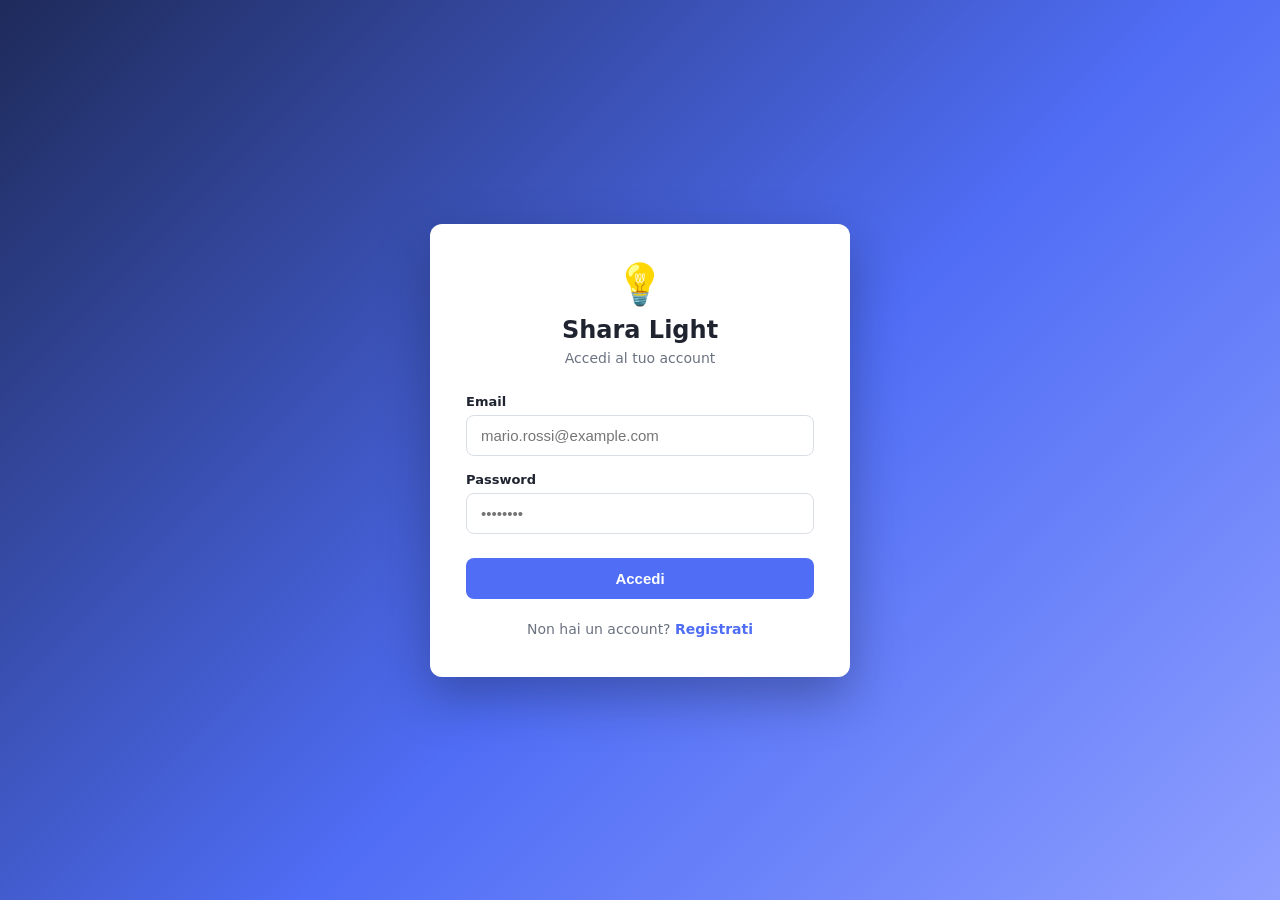
<file: index.html>
<!DOCTYPE html>
<html lang="it">
<head>
    <meta charset="UTF-8">
    <meta name="viewport" content="width=device-width, initial-scale=1.0">
    <title>Shara Light — Accedi</title>
    <link rel="stylesheet" href="css/style.css">
</head>
<body>
    <main class="card" aria-labelledby="title">
        <div class="card-header">
            <div class="logo">💡</div>
            <h1 id="title">Shara Light</h1>
            <p class="subtitle">Accedi al tuo account</p>
        </div>

        <div id="alert" class="alert alert-error hidden" role="alert"></div>

        <form id="login-form" novalidate>
            <div class="form-group">
                <label for="email">Email</label>
                <input type="email" id="email" name="email" placeholder="mario.rossi@example.com"
                       autocomplete="email" required>
            </div>

            <div class="form-group">
                <label for="password">Password</label>
                <input type="password" id="password" name="password" placeholder="••••••••"
                       autocomplete="current-password" required>
            </div>

            <button type="submit" id="submit-btn" class="btn btn-primary">Accedi</button>
        </form>

        <p class="form-footer">
            Non hai un account?
            <a href="register.html">Registrati</a>
        </p>
    </main>

    <script src="js/api.js"></script>
    <script src="js/login.js"></script>
</body>
</html>
</file>
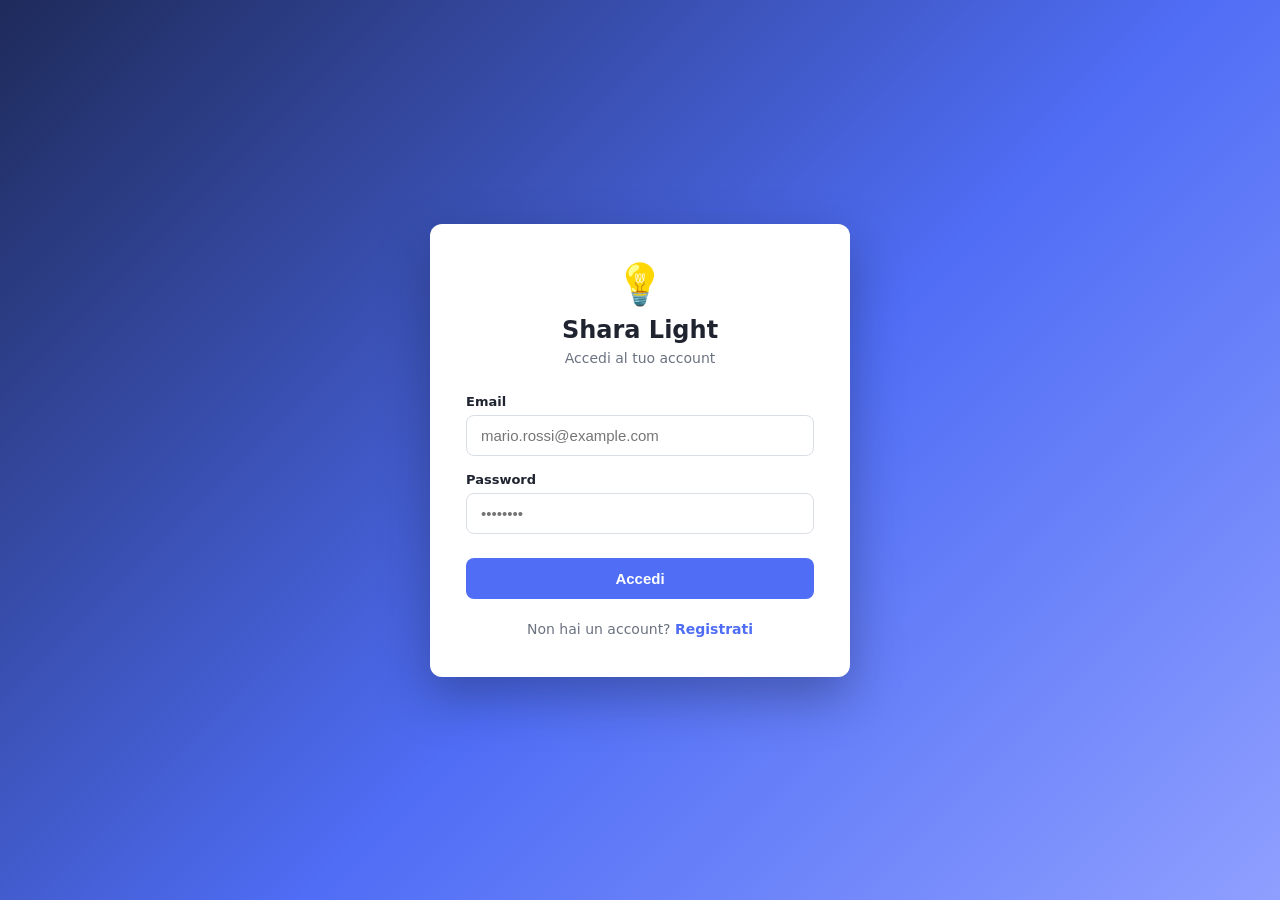
<file: home.html>
<!DOCTYPE html>
<html lang="it">
<head>
    <meta charset="UTF-8">
    <meta name="viewport" content="width=device-width, initial-scale=1.0">
    <title>Shara Light — Home</title>
    <link rel="stylesheet" href="css/style.css">
</head>
<body>
    <main class="app-shell" aria-labelledby="welcome">
        <header class="app-header">
            <div class="app-brand">
                <span class="logo">💡</span>
                <span>Shara Light</span>
            </div>
            <button type="button" id="logout-btn" class="btn btn-danger btn-sm">Logout</button>
        </header>

        <section class="app-content">
            <div class="welcome-box">
                <h1 id="welcome">Ciao 👋</h1>
                <p id="user-name" class="user-name">Caricamento…</p>
                <p id="user-email" class="user-email"></p>
            </div>

            <h2 class="section-title">Moduli</h2>
            <div class="modules-grid" id="modules-grid">
                <!-- moduli renderizzati da js/home.js -->
            </div>
        </section>
    </main>

    <script src="js/api.js"></script>
    <script src="js/home.js"></script>
</body>
</html>
</file>
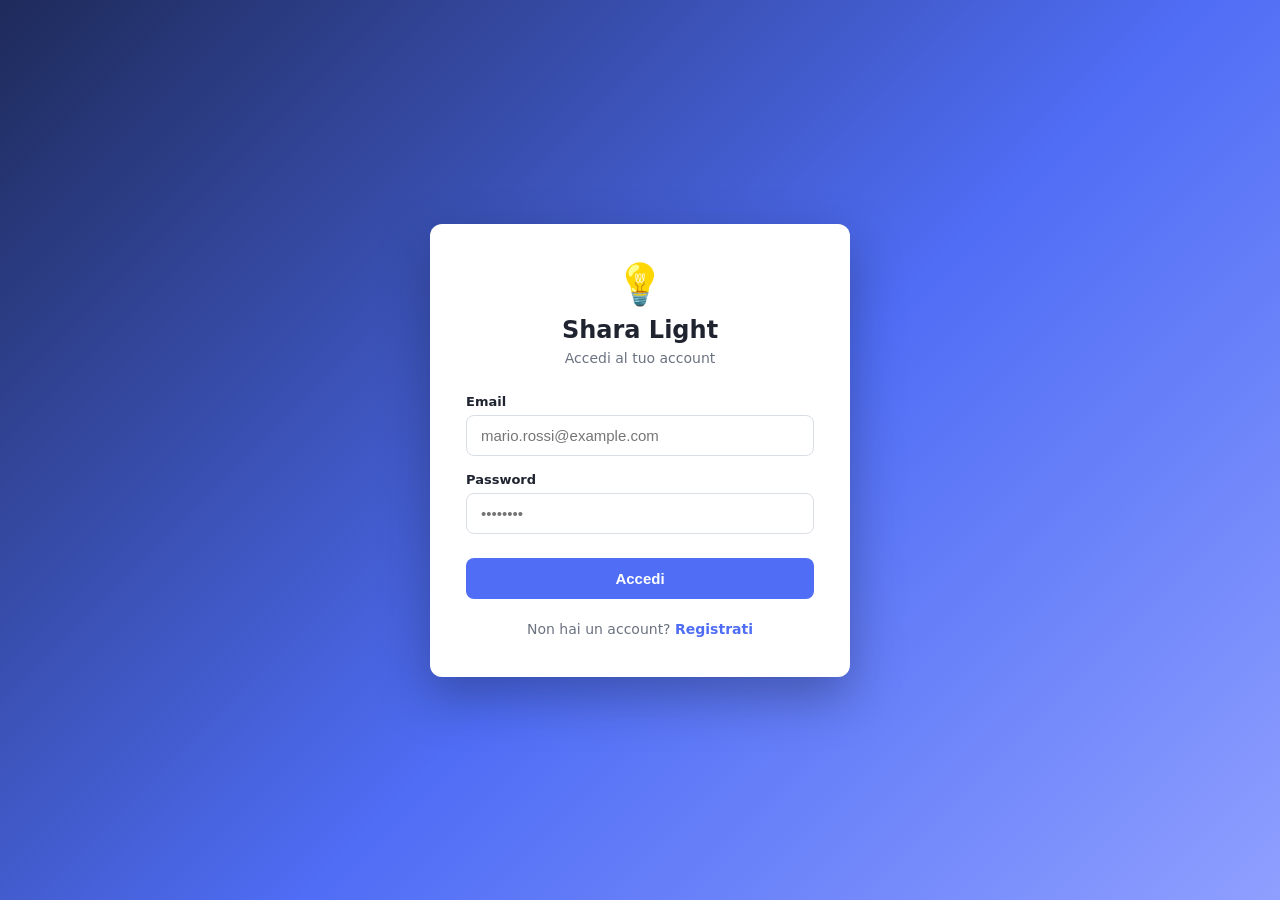
<file: order-new.html>
<!DOCTYPE html>
<html lang="it">
<head>
    <meta charset="UTF-8">
    <meta name="viewport" content="width=device-width, initial-scale=1.0">
    <title>Shara Light — Nuovo Ordine</title>
    <link rel="stylesheet" href="css/style.css">
</head>
<body>
    <main class="app-shell order-shell" aria-labelledby="page-title">
        <header class="app-header">
            <a href="orders.html" class="btn btn-ghost btn-icon" aria-label="Annulla e torna agli ordini">‹</a>
            <div class="app-brand">
                <span class="logo">🛒</span>
                <span id="page-title">Nuovo Ordine</span>
            </div>
            <span class="header-spacer"></span>
        </header>

        <section class="app-content">
            <div id="alert" class="alert alert-error hidden" role="alert"></div>

            <!-- Passo 1: consegna -->
            <section class="panel">
                <div class="panel-split">
                    <span class="step-badge">1</span>
                    <div>
                        <h2 class="panel-title">Dati di consegna</h2>
                        <p class="panel-sub">Ti consegniamo dove preferisci</p>
                    </div>
                </div>

                <div class="form-group">
                    <label for="order-address">Indirizzo <span class="req">*</span></label>
                    <div class="input-icon">
                        <span class="lead" aria-hidden="true">📍</span>
                        <input type="text" id="order-address" name="address"
                               placeholder="Via Roma 1, Milano" autocomplete="off"
                               autocapitalize="off" spellcheck="false" required>
                        <div id="address-suggest" class="addr-suggest" role="listbox" aria-label="Suggerimenti indirizzo" hidden></div>
                    </div>
                </div>

                <div class="form-group">
                    <label for="order-date">Data consegna <span class="req">*</span></label>
                    <div class="input-icon">
                        <span class="lead" aria-hidden="true">📅</span>
                        <input type="date" id="order-date" name="order_date" required>
                    </div>
                    <div class="quick-dates" id="quick-dates">
                        <button type="button" class="qd-chip" data-days="1">Domani</button>
                        <button type="button" class="qd-chip" data-days="3">Tra 3 giorni</button>
                        <button type="button" class="qd-chip" data-days="7">Tra 7 giorni</button>
                    </div>
                </div>
            </section>

            <!-- Passo 2: prodotti -->
            <section class="panel">
                <div class="panel-split">
                    <span class="step-badge">2</span>
                    <div>
                        <h2 class="panel-title">I tuoi prodotti</h2>
                        <p class="panel-sub">Scegli i prodotti e le quantità</p>
                    </div>
                </div>

                <div id="cart-list" class="cart-list"></div>

                <div id="cart-empty" class="cart-empty">
                    <p>Il carrello è vuoto</p>
                    <p class="cart-empty-hint">Aggiungi i prodotti che vuoi ordinare</p>
                </div>

                <button type="button" id="add-product-btn" class="btn btn-add">+ Aggiungi prodotto</button>
            </section>
        </section>

        <!-- Barra inferiore fissa (stile app) -->
        <footer class="bottom-bar">
            <div class="bottom-total">
                <span class="bottom-total-label">Totale</span>
                <strong id="order-total">0</strong>
                <span id="order-total-qnt" class="bottom-total-sub hidden"></span>
            </div>
            <button type="button" id="save-order-btn" class="btn btn-primary btn-lg">Salva Ordine</button>
        </footer>

        <!-- Bottom sheet: scelta prodotto + configurazione ingredienti -->
        <div class="sheet-backdrop" id="sheet-backdrop" hidden></div>
        <div class="sheet" id="product-sheet" role="dialog" aria-modal="true" aria-label="Scegli un prodotto" aria-hidden="true">
            <div class="sheet-handle"></div>

            <!-- Vista 1: elenco prodotti -->
            <div id="sheet-view-list">
                <h3 class="sheet-title">Scegli un prodotto</h3>
                <div class="sheet-list" id="product-sheet-list"></div>
            </div>

            <!-- Vista 2: configurazione ingredienti del prodotto scelto -->
            <div id="sheet-view-config" hidden>
                <div class="sheet-config-head">
                    <button type="button" class="btn btn-ghost btn-icon" id="sheet-back-btn" aria-label="Torna alla lista">‹</button>
                    <h3 class="sheet-title" id="sheet-config-title">Prodotto</h3>
                </div>

                <div class="sheet-config-body">
                    <div class="sheet-qnt-row">
                        <span class="sheet-qnt-label">Quantità</span>
                        <div class="stepper">
                            <button type="button" class="step-btn step-minus" id="sheet-qnt-minus" aria-label="Diminuisci">−</button>
                            <input type="text" class="step-value" id="sheet-qnt-input" inputmode="decimal" value="1" aria-label="Quantità">
                            <button type="button" class="step-btn step-plus" id="sheet-qnt-plus" aria-label="Aumenta">+</button>
                        </div>
                    </div>

                    <p class="sheet-price-line" id="sheet-price-line" hidden></p>

                    <p class="sheet-config-hint">Scegli una materia prima per ogni categoria</p>
                    <div class="ing-list" id="sheet-ing-list"></div>
                </div>

                <div class="sheet-config-foot">
                    <button type="button" id="sheet-add-btn" class="btn btn-primary btn-lg">+ Aggiungi al carrello</button>
                </div>
            </div>
        </div>
    </main>

    <script src="js/api.js"></script>
    <script src="js/order-new.js"></script>
</body>
</html>
</file>
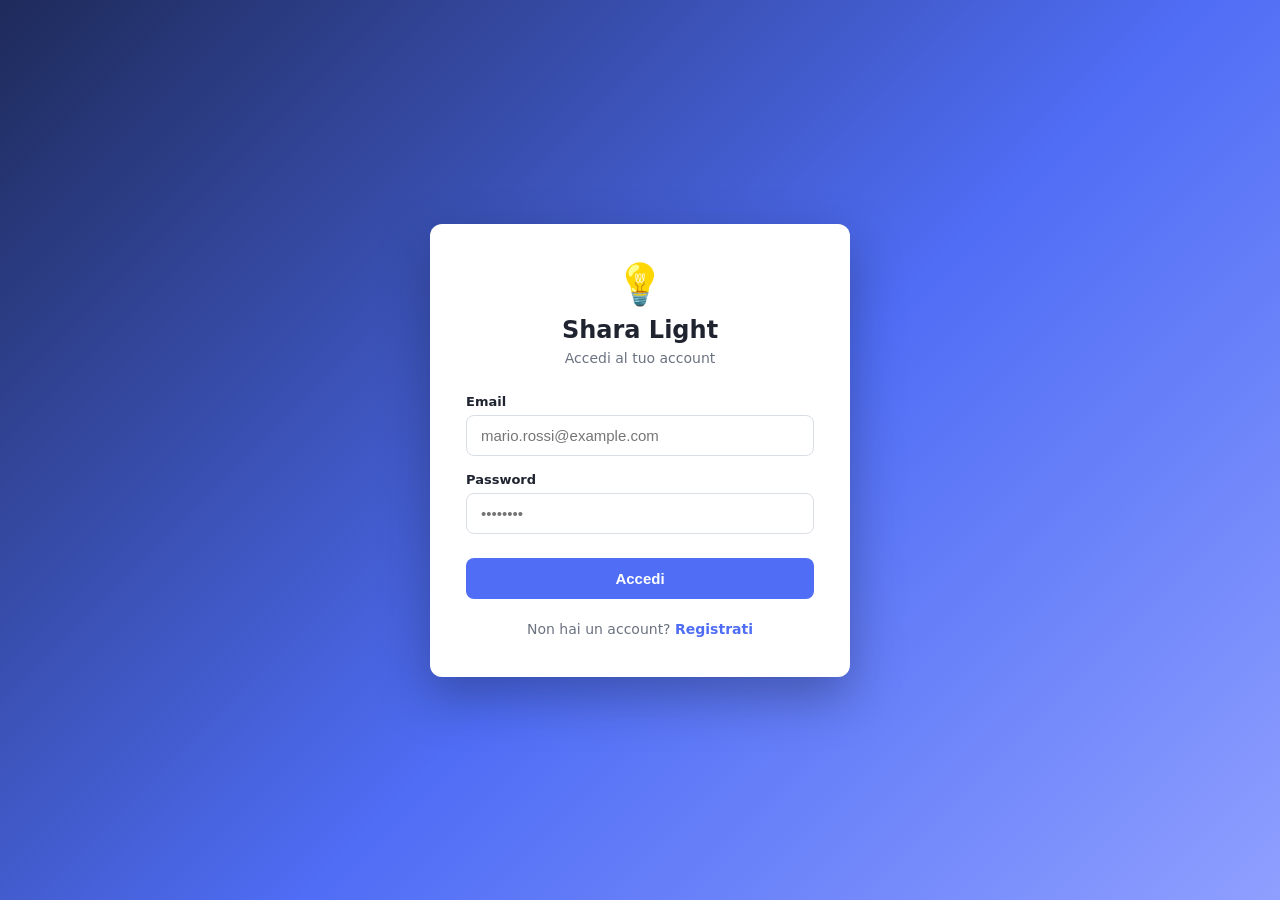
<file: orders.html>
<!DOCTYPE html>
<html lang="it">
<head>
    <meta charset="UTF-8">
    <meta name="viewport" content="width=device-width, initial-scale=1.0">
    <title>Shara Light — Ordini</title>
    <link rel="stylesheet" href="css/style.css">
</head>
<body>
    <main class="app-shell" aria-labelledby="page-title">
        <header class="app-header">
            <a href="home.html" class="btn btn-ghost btn-icon" aria-label="Torna alla home">‹</a>
            <div class="app-brand">
                <span class="logo">📦</span>
                <span id="page-title">Ordini</span>
            </div>
            <button type="button" id="logout-btn" class="btn btn-danger btn-sm">Logout</button>
        </header>

        <section class="app-content">
            <div id="alert" class="alert alert-error hidden" role="alert"></div>

            <div class="list-header">
                <div>
                    <h2 class="list-title">I tuoi ordini</h2>
                    <p id="orders-count" class="list-subtitle"></p>
                </div>
                <button type="button" id="new-order-btn" class="btn btn-primary btn-lg">+ Nuovo Ordine</button>
            </div>

            <div id="orders-loading" class="loading-box">Caricamento ordini…</div>
            <div id="orders-empty" class="empty-box hidden">Nessun ordine inserito.</div>
            <div id="orders-list" class="orders-list"></div>
        </section>
    </main>

    <script src="js/api.js"></script>
    <script src="js/orders.js"></script>
</body>
</html>
</file>
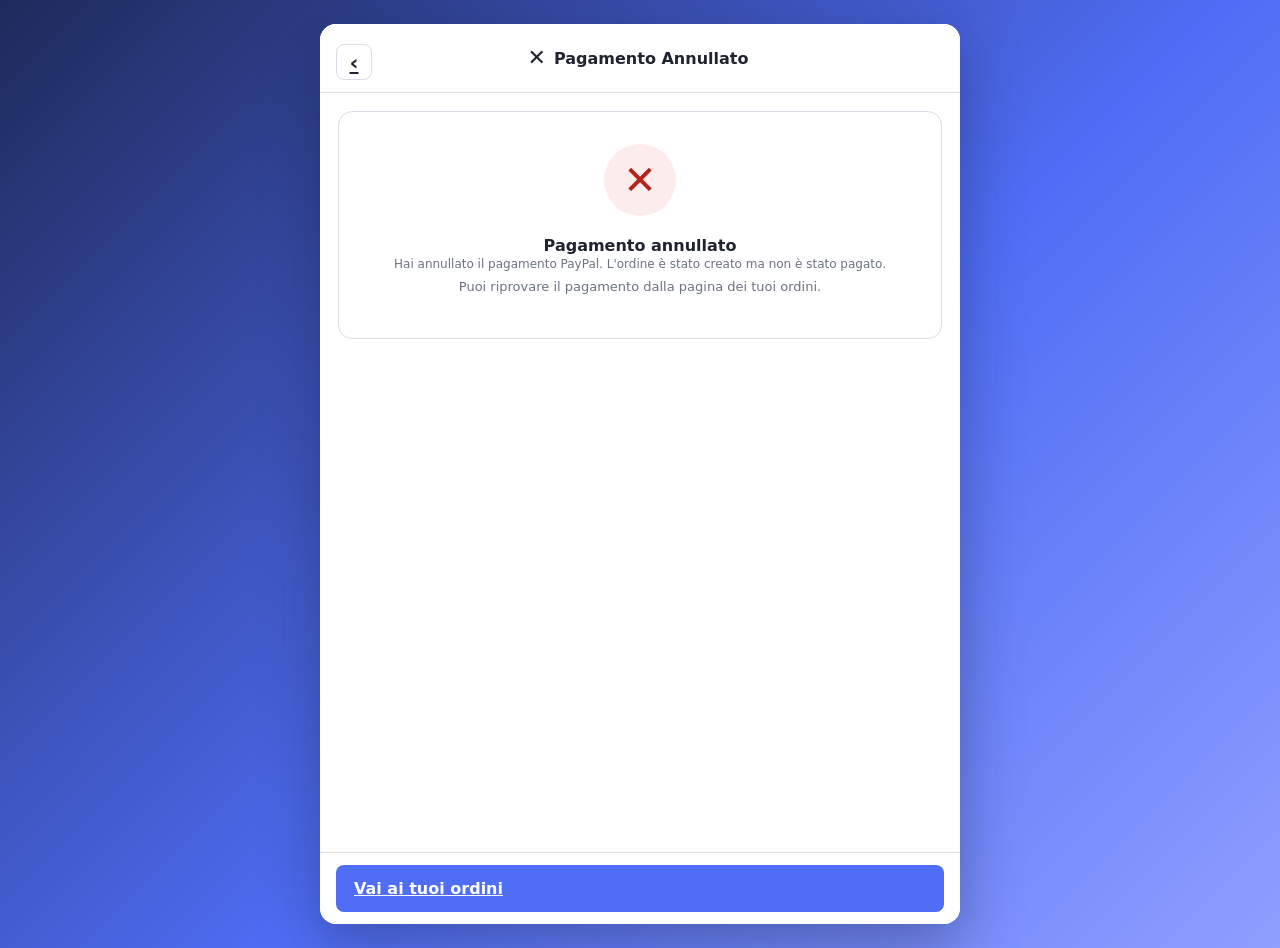
<file: payment-cancel.html>
<!DOCTYPE html>
<html lang="it">
<head>
    <meta charset="UTF-8">
    <meta name="viewport" content="width=device-width, initial-scale=1.0">
    <title>Shara Light — Pagamento Annullato</title>
    <link rel="stylesheet" href="css/style.css">
</head>
<body>
    <main class="app-shell" aria-labelledby="page-title">
        <header class="app-header">
            <a href="orders.html" class="btn btn-ghost btn-icon" aria-label="Torna agli ordini">‹</a>
            <div class="app-brand">
                <span class="logo">✕</span>
                <span id="page-title">Pagamento Annullato</span>
            </div>
            <span class="header-spacer"></span>
        </header>

        <section class="app-content">
            <div class="panel panel-center">
                <div class="cancel-icon">✕</div>
                <h2 class="panel-title">Pagamento annullato</h2>
                <p class="panel-sub">Hai annullato il pagamento PayPal. L'ordine è stato creato ma non è stato pagato.</p>
                <p class="panel-hint">Puoi riprovare il pagamento dalla pagina dei tuoi ordini.</p>
            </div>
        </section>

        <footer class="bottom-bar">
            <a href="orders.html" class="btn btn-primary btn-lg">Vai ai tuoi ordini</a>
        </footer>
    </main>

    <script src="js/api.js"></script>
</body>
</html>
</file>
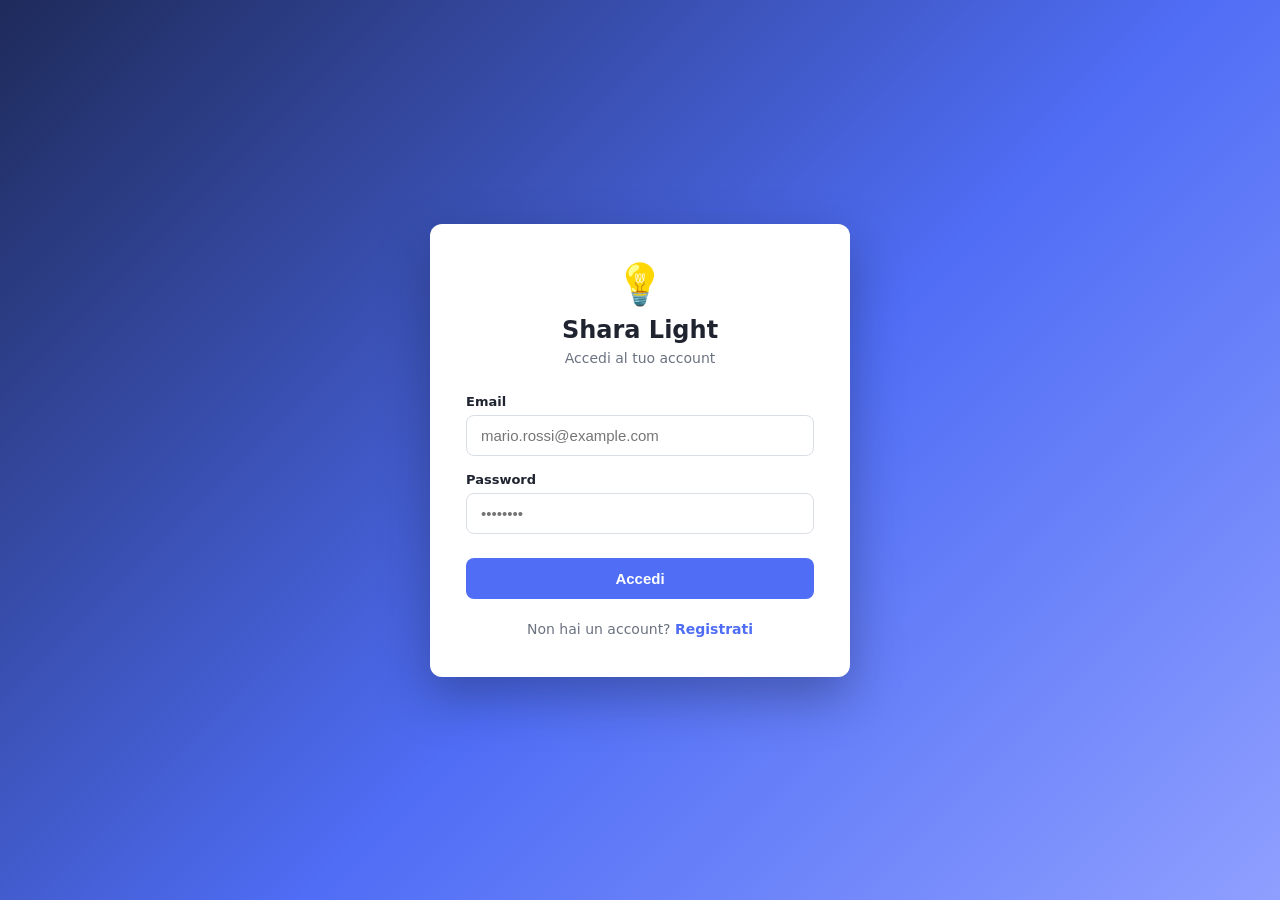
<file: payment-success.html>
<!DOCTYPE html>
<html lang="it">
<head>
    <meta charset="UTF-8">
    <meta name="viewport" content="width=device-width, initial-scale=1.0">
    <title>Shara Light — Pagamento Completato</title>
    <link rel="stylesheet" href="css/style.css">
</head>
<body>
    <main class="app-shell" aria-labelledby="page-title">
        <header class="app-header">
            <div class="app-brand">
                <span class="logo">✓</span>
                <span id="page-title">Pagamento Completato</span>
            </div>
        </header>

        <section class="app-content">
            <div id="alert" class="alert alert-error hidden" role="alert"></div>

            <div class="panel panel-center">
                <div class="success-icon">✓</div>
                <h2 class="panel-title">Pagamento completato!</h2>
                <p class="panel-sub">Il tuo ordine è stato confermato e pagato con successo.</p>

                <div id="payment-details" class="payment-details hidden">
                    <p><strong>Ordine #<span id="order-progressive"></span></strong></p>
                    <p>Importo pagato: <strong id="payment-amount"></strong></p>
                </div>

                <div class="spinner" id="spinner"></div>
            </div>
        </section>

        <footer class="bottom-bar">
            <button type="button" id="go-to-orders" class="btn btn-primary btn-lg hidden">Vai ai tuoi ordini</button>
        </footer>
    </main>

    <script src="js/api.js"></script>
    <script src="js/payment-success.js"></script>
</body>
</html>
</file>
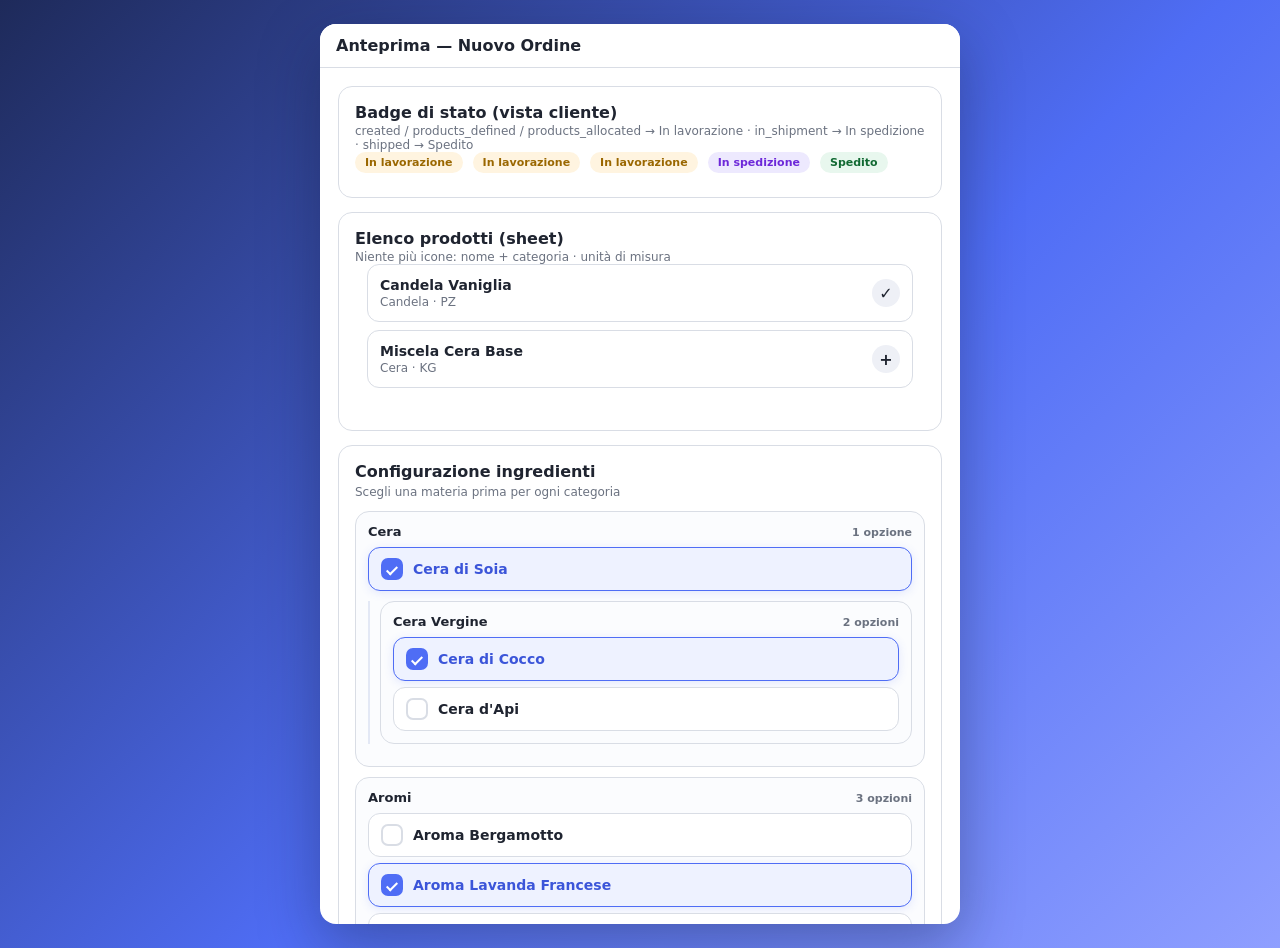
<file: preview-ingredienti.html>
<!DOCTYPE html>
<html lang="it">
<head>
    <meta charset="UTF-8">
    <meta name="viewport" content="width=device-width, initial-scale=1.0">
    <title>Shara Light — Anteprima ingredienti (dev)</title>
    <link rel="stylesheet" href="css/style.css">
</head>
<body>
    <!--
        File di ANTEPRIMA (sviluppo): NON fa parte della webapp.
        Serve solo a vedere come rendono i nuovi componenti con css/style.css.
        Puoi cancellarlo quando non ti serve più.
    -->
    <main class="app-shell order-shell">
        <header class="app-header">
            <div class="app-brand">
                <span id="page-title">Anteprima — Nuovo Ordine</span>
            </div>
            <span class="header-spacer"></span>
        </header>

        <section class="app-content">
            <section class="panel">
                <h2 class="panel-title">Badge di stato (vista cliente)</h2>
                <p class="panel-sub">created / products_defined / products_allocated → In lavorazione · in_shipment → In spedizione · shipped → Spedito</p>
                <div class="order-card-head" style="justify-content:flex-start;gap:10px;flex-wrap:wrap">
                    <span class="badge badge-in-progress" title="Creato">In lavorazione</span>
                    <span class="badge badge-in-progress" title="Prodotti Definiti">In lavorazione</span>
                    <span class="badge badge-in-progress" title="Prodotti Allocati">In lavorazione</span>
                    <span class="badge badge-in-shipment" title="In Spedizione">In spedizione</span>
                    <span class="badge badge-shipped">Spedito</span>
                </div>
            </section>

            <section class="panel">
                <h2 class="panel-title">Elenco prodotti (sheet)</h2>
                <p class="panel-sub">Niente più icone: nome + categoria · unità di misura</p>

                <div class="sheet-list">
                    <button type="button" class="sheet-item added">
                        <span class="sheet-item-body">
                            <span class="sheet-item-name">Candela Vaniglia</span>
                            <span class="sheet-item-meta">Candela · PZ</span>
                        </span>
                        <span class="sheet-item-add" aria-hidden="true">✓</span>
                    </button>
                    <button type="button" class="sheet-item">
                        <span class="sheet-item-body">
                            <span class="sheet-item-name">Miscela Cera Base</span>
                            <span class="sheet-item-meta">Cera · KG</span>
                        </span>
                        <span class="sheet-item-add" aria-hidden="true">+</span>
                    </button>
                </div>
            </section>

            <section class="panel">
                <h2 class="panel-title">Configurazione ingredienti</h2>
                <p class="sheet-config-hint">Scegli una materia prima per ogni categoria</p>

                <div class="ing-list">
                    <div class="ing-row" data-depth="0">
                        <div class="ing-row-top">
                            <span class="ing-cat" id="ing-cat-1">Cera</span>
                            <span class="ing-cat-count">1 opzione</span>
                        </div>
                        <div class="ing-options" role="group" aria-labelledby="ing-cat-1">
                            <label class="ing-option selected">
                                <input type="checkbox" class="ing-check" value="10" checked>
                                <span class="ing-option-name">Cera di Soia</span>
                            </label>
                        </div>
                        <div class="ing-nested">
                            <div class="ing-row" data-depth="1">
                                <div class="ing-row-top">
                                    <span class="ing-cat" id="ing-cat-2">Cera Vergine</span>
                                    <span class="ing-cat-count">2 opzioni</span>
                                </div>
                                <div class="ing-options" role="group" aria-labelledby="ing-cat-2">
                                    <label class="ing-option selected">
                                        <input type="checkbox" class="ing-check" value="11" checked>
                                        <span class="ing-option-name">Cera di Cocco</span>
                                    </label>
                                    <label class="ing-option">
                                        <input type="checkbox" class="ing-check" value="12">
                                        <span class="ing-option-name">Cera d'Api</span>
                                    </label>
                                </div>
                            </div>
                        </div>
                    </div>
                    <div class="ing-row" data-depth="0">
                        <div class="ing-row-top">
                            <span class="ing-cat" id="ing-cat-3">Aromi</span>
                            <span class="ing-cat-count">3 opzioni</span>
                        </div>
                        <div class="ing-options" role="group" aria-labelledby="ing-cat-3">
                            <label class="ing-option">
                                <input type="checkbox" class="ing-check" value="20">
                                <span class="ing-option-name">Aroma Bergamotto</span>
                            </label>
                            <label class="ing-option selected">
                                <input type="checkbox" class="ing-check" value="21" checked>
                                <span class="ing-option-name">Aroma Lavanda Francese</span>
                            </label>
                            <label class="ing-option">
                                <input type="checkbox" class="ing-check" value="22">
                                <span class="ing-option-name">Aroma Vaniglia Bourbon</span>
                            </label>
                        </div>
                    </div>

                    <div class="ing-row" data-depth="0">
                        <div class="ing-row-top">
                            <span class="ing-cat" id="ing-cat-4">Stoppino</span>
                            <span class="ing-cat-count">0 opzioni</span>
                        </div>
                        <div class="ing-options" role="group" aria-labelledby="ing-cat-4">
                            <p class="ing-empty">Nessuna materia prima disponibile</p>
                        </div>
                    </div>
                </div>

                <div class="sheet-config-foot">
                    <button type="button" class="btn btn-primary btn-lg" disabled>+ Aggiungi al carrello</button>
                </div>
            </section>

            <section class="panel">
                <h2 class="panel-title">Righe del carrello</h2>
                <div class="cart-list">
                    <article class="cart-item">
                        <div class="cart-item-main">
                            <div class="cart-item-info">
                                <span class="cart-item-name">Candela Vaniglia</span>
                                <span class="cart-item-meta">Candela · PZ</span>
                                <span class="cart-item-ingredients">Ingredienti: Cera di Cocco, Stoppino Cotone, Aroma Lavanda Francese</span>
                            </div>
                        </div>
                        <div class="stepper">
                            <button type="button" class="step-btn step-minus" aria-label="Diminuisci">−</button>
                            <input type="text" class="step-value" value="12" aria-label="Quantità">
                            <button type="button" class="step-btn step-plus" aria-label="Aumenta">+</button>
                        </div>
                        <button type="button" class="cart-item-remove" aria-label="Rimuovi">✕</button>
                    </article>
                </div>
            </section>
        </section>
    </main>
</body>
</html>
</file>
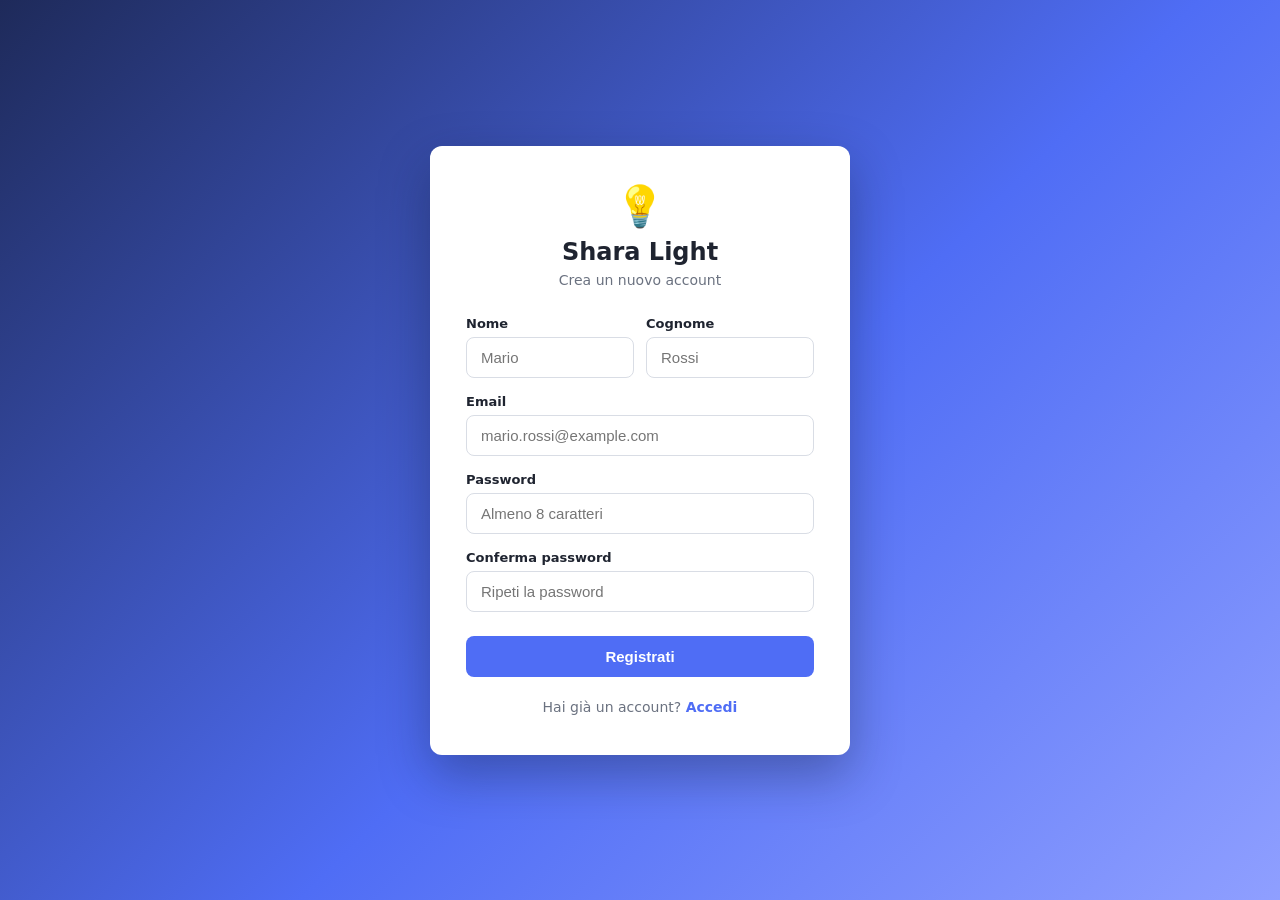
<file: register.html>
<!DOCTYPE html>
<html lang="it">
<head>
    <meta charset="UTF-8">
    <meta name="viewport" content="width=device-width, initial-scale=1.0">
    <title>Shara Light — Registrati</title>
    <link rel="stylesheet" href="css/style.css">
</head>
<body>
    <main class="card" aria-labelledby="title">
        <div class="card-header">
            <div class="logo">💡</div>
            <h1 id="title">Shara Light</h1>
            <p class="subtitle">Crea un nuovo account</p>
        </div>

        <div id="alert" class="alert alert-error hidden" role="alert"></div>

        <form id="register-form" novalidate>
            <div class="form-row">
                <div class="form-group">
                    <label for="first_name">Nome</label>
                    <input type="text" id="first_name" name="first_name" placeholder="Mario"
                           autocomplete="given-name" required>
                </div>
                <div class="form-group">
                    <label for="last_name">Cognome</label>
                    <input type="text" id="last_name" name="last_name" placeholder="Rossi"
                           autocomplete="family-name" required>
                </div>
            </div>

            <div class="form-group">
                <label for="email">Email</label>
                <input type="email" id="email" name="email" placeholder="mario.rossi@example.com"
                       autocomplete="email" required>
            </div>

            <div class="form-group">
                <label for="password">Password</label>
                <input type="password" id="password" name="password" placeholder="Almeno 8 caratteri"
                       autocomplete="new-password" minlength="8" required>
            </div>

            <div class="form-group">
                <label for="password_confirmation">Conferma password</label>
                <input type="password" id="password_confirmation" name="password_confirmation"
                       placeholder="Ripeti la password" autocomplete="new-password" minlength="8" required>
            </div>

            <button type="submit" id="submit-btn" class="btn btn-primary">Registrati</button>
        </form>

        <p class="form-footer">
            Hai già un account?
            <a href="index.html">Accedi</a>
        </p>
    </main>

    <script src="js/api.js"></script>
    <script src="js/register.js"></script>
</body>
</html>
</file>
<file: css/style.css>
/* ============================================================
   Shara Light — Webapp styles
   ============================================================ */

:root {
    --primary: #4f6df5;
    --primary-dark: #3b55d9;
    --danger: #e5484d;
    --danger-dark: #c93a3f;
    --text: #1f2430;
    --text-muted: #6b7280;
    --border: #d9dde5;
    --bg-card: #ffffff;
    --error-bg: #fdecec;
    --error-text: #b42318;
    --radius: 12px;
}

* {
    margin: 0;
    padding: 0;
    box-sizing: border-box;
}

body {
    font-family: "Segoe UI", system-ui, -apple-system, sans-serif;
    min-height: 100vh;
    display: flex;
    align-items: center;
    justify-content: center;
    padding: 24px;
    background: linear-gradient(135deg, #1e2a5a 0%, #4f6df5 55%, #8f9fff 100%);
    color: var(--text);
}

/* ---------- Card ---------- */

.card {
    width: 100%;
    max-width: 420px;
    background: var(--bg-card);
    border-radius: var(--radius);
    box-shadow: 0 20px 50px rgba(15, 23, 42, 0.35);
    padding: 40px 36px;
}

.card-home {
    max-width: 460px;
    text-align: center;
}

.card-header {
    text-align: center;
    margin-bottom: 28px;
}

.logo {
    font-size: 40px;
    line-height: 1;
    margin-bottom: 12px;
}

.card-header h1 {
    font-size: 24px;
    font-weight: 700;
}

.subtitle {
    color: var(--text-muted);
    font-size: 14px;
    margin-top: 6px;
}

/* ---------- Form ---------- */

.form-row {
    display: flex;
    gap: 12px;
}

.form-row .form-group {
    flex: 1;
}

.form-group {
    margin-bottom: 16px;
}

label {
    display: block;
    font-size: 13px;
    font-weight: 600;
    margin-bottom: 6px;
}

input {
    width: 100%;
    padding: 11px 14px;
    font-size: 15px;
    border: 1px solid var(--border);
    border-radius: 8px;
    outline: none;
    transition: border-color 0.15s, box-shadow 0.15s;
}

input:focus {
    border-color: var(--primary);
    box-shadow: 0 0 0 3px rgba(79, 109, 245, 0.18);
}

input.invalid {
    border-color: var(--danger);
}

/* ---------- Buttons ---------- */

.btn {
    width: 100%;
    padding: 12px 16px;
    font-size: 15px;
    font-weight: 600;
    border: none;
    border-radius: 8px;
    cursor: pointer;
    transition: background-color 0.15s, transform 0.05s;
    margin-top: 8px;
}

.btn:active {
    transform: scale(0.985);
}

.btn:disabled {
    opacity: 0.65;
    cursor: not-allowed;
}

.btn-primary {
    background: var(--primary);
    color: #fff;
}

.btn-primary:hover:not(:disabled) {
    background: var(--primary-dark);
}

.btn-danger {
    background: var(--danger);
    color: #fff;
    max-width: 200px;
    margin: 28px auto 0;
    display: block;
}

.btn-danger:hover:not(:disabled) {
    background: var(--danger-dark);
}

/* ---------- Alerts ---------- */

.alert {
    padding: 12px 14px;
    border-radius: 8px;
    font-size: 14px;
    margin-bottom: 18px;
}

.alert-error {
    background: var(--error-bg);
    color: var(--error-text);
    border: 1px solid #f5c2c0;
}

.alert-success {
    background: #e8f7ee;
    color: #116932;
    border: 1px solid #b7e4c7;
}

.hidden {
    display: none;
}

/* L'attributo HTML `hidden` deve vincere sui componenti che hanno un
   `display: flex/grid` proprio (es. le due viste interne della bottom sheet):
   gli stili dell'autore battono il foglio di stile del browser e senza
   `!important` la vista "nascosta" resterebbe visibile, mostrando i residui
   della configurazione precedente. */
[hidden] {
    display: none !important;
}

/* ---------- Footer link ---------- */

.form-footer {
    text-align: center;
    font-size: 14px;
    color: var(--text-muted);
    margin-top: 22px;
}

.form-footer a {
    color: var(--primary);
    font-weight: 600;
    text-decoration: none;
}

.form-footer a:hover {
    text-decoration: underline;
}

/* ---------- Home ---------- */

.welcome-box {
    padding: 12px 0 4px;
}

.welcome-icon {
    font-size: 44px;
    margin-bottom: 12px;
}

#welcome {
    font-size: 26px;
    font-weight: 700;
    color: var(--text-muted);
}

.user-name {
    font-size: 30px;
    font-weight: 800;
    margin-top: 6px;
    color: var(--primary-dark);
}

.user-email {
    font-size: 14px;
    color: var(--text-muted);
    margin-top: 8px;
}

@media (max-width: 420px) {
    .form-row {
        flex-direction: column;
        gap: 0;
    }
}

/* ============================================================
   App shell (Home, Ordini, Nuovo Ordine) — stile "app"
   ============================================================ */

.app-shell {
    width: 100%;
    max-width: 640px;
    height: 100vh;
    height: 100dvh;
    display: flex;
    flex-direction: column;
    background: var(--bg-card);
    border-radius: 16px;
    box-shadow: 0 20px 60px rgba(15, 23, 42, 0.35);
    overflow: hidden;
}

.app-header {
    flex-shrink: 0;
    display: flex;
    align-items: center;
    justify-content: space-between;
    gap: 10px;
    padding: 12px 16px;
    background: #fff;
    border-bottom: 1px solid var(--border);
}

.app-brand {
    display: flex;
    align-items: center;
    gap: 8px;
    font-size: 16px;
    font-weight: 700;
}

.app-brand .logo {
    font-size: 22px;
    line-height: 1;
    margin-bottom: 0;
}

.header-spacer {
    width: 40px;
}

.app-content {
    flex: 1;
    overflow-y: auto;
    padding: 18px;
}

/* Pulsante circolare "indietro" e versioni compatte dei pulsanti */
.btn-icon {
    width: 36px;
    height: 36px;
    padding: 0;
    font-size: 22px;
    display: inline-flex;
    align-items: center;
    justify-content: center;
    flex-shrink: 0;
}

.btn-sm {
    width: auto;
    padding: 8px 14px;
    font-size: 13px;
    margin-top: 0;
    border-radius: 8px;
}

.btn-lg {
    padding: 14px 18px;
    font-size: 16px;
}

.btn-ghost {
    background: transparent;
    color: var(--text);
    border: 1px solid var(--border);
}

.btn-ghost:hover:not(:disabled) {
    background: #f4f5f9;
}

.btn-secondary {
    background: #eef0f6;
    color: var(--text);
}

.btn-secondary:hover:not(:disabled) {
    background: #e0e4ee;
}

.app-header .btn-danger {
    max-width: none;
    margin: 0;
    width: auto;
}

/* ---------- Home: benvenuto + griglia moduli ---------- */

.welcome-box {
    text-align: left;
    padding: 4px 0 14px;
}

.welcome-box #welcome {
    font-size: 22px;
    font-weight: 700;
    color: var(--text);
}

.app-shell .user-name {
    font-size: 24px;
    font-weight: 800;
    color: var(--primary-dark);
    margin-top: 4px;
}

.app-shell .user-email {
    font-size: 13px;
    color: var(--text-muted);
    margin-top: 2px;
}

.section-title {
    font-size: 13px;
    font-weight: 700;
    text-transform: uppercase;
    letter-spacing: 0.06em;
    color: var(--text-muted);
    margin: 18px 0 10px;
}

.modules-grid {
    display: grid;
    grid-template-columns: 1fr 1fr;
    gap: 12px;
}

.module-btn {
    display: flex;
    flex-direction: column;
    text-align: left;
    padding: 16px;
    background: #fff;
    border: 1px solid var(--border);
    border-radius: 14px;
    cursor: pointer;
    text-decoration: none;
    color: var(--text);
    transition: border-color 0.15s, box-shadow 0.15s, transform 0.08s;
}

.module-btn:hover {
    border-color: var(--primary);
    box-shadow: 0 8px 20px rgba(79, 109, 245, 0.16);
    transform: translateY(-1px);
}

.module-btn:active {
    transform: scale(0.985);
}

.module-btn .module-icon {
    font-size: 26px;
    line-height: 1;
}

.module-btn .module-title {
    font-weight: 700;
    font-size: 15px;
    margin-top: 10px;
}

.module-btn .module-desc {
    font-size: 12px;
    color: var(--text-muted);
    margin-top: 4px;
}

/* ---------- Elenco ordini ---------- */

.list-header {
    display: flex;
    align-items: center;
    justify-content: space-between;
    gap: 12px;
    margin-bottom: 16px;
}

.list-title {
    font-size: 20px;
    font-weight: 800;
}

.list-subtitle {
    font-size: 13px;
    color: var(--text-muted);
    margin-top: 2px;
}

.loading-box {
    text-align: center;
    color: var(--text-muted);
    padding: 32px 0;
    font-size: 14px;
}

.empty-box {
    text-align: center;
    color: var(--text-muted);
    border: 1px dashed var(--border);
    border-radius: 12px;
    padding: 28px 16px;
    font-size: 14px;
    background: #fafbfd;
}

.orders-list {
    display: flex;
    flex-direction: column;
    gap: 10px;
}

.order-card {
    border: 1px solid var(--border);
    border-radius: 12px;
    padding: 14px;
    background: #fff;
}

.order-card-head {
    display: flex;
    align-items: center;
    justify-content: space-between;
    gap: 8px;
    margin-bottom: 8px;
}

.order-progressive {
    font-size: 15px;
    font-weight: 700;
    color: var(--primary-dark);
}

.order-card-body {
    display: grid;
    grid-template-columns: repeat(2, minmax(0, 1fr));
    gap: 6px 16px;
    font-size: 13px;
}

.order-card-row {
    display: flex;
    justify-content: space-between;
    gap: 8px;
    min-width: 0;
}

.order-card-label {
    color: var(--text-muted);
    flex-shrink: 0;
}

.order-card-row span:last-child {
    text-align: right;
    word-break: break-word;
}

/* ---------- Badge stato ordine ---------- */

.badge {
    display: inline-block;
    padding: 4px 10px;
    border-radius: 999px;
    font-size: 11px;
    font-weight: 700;
    white-space: nowrap;
}

.badge-neutral {
    background: #eef0f6;
    color: #4b5563;
}

/* created / products_defined / products_allocated → "In lavorazione" */
.badge-in-progress {
    background: #fff4e0;
    color: #9a6700;
}

/* in_shipment → "In spedizione" */
.badge-in-shipment {
    background: #ede9fe;
    color: #6d28d9;
}

/* shipped → "Spedito" */
.badge-shipped {
    background: #e8f7ee;
    color: #116932;
}

/* ---------- Pannelli e form (stile app) ---------- */

.panel {
    background: #fff;
    border: 1px solid var(--border);
    border-radius: 14px;
    padding: 16px;
    margin-bottom: 14px;
}

.panel-head {
    display: flex;
    align-items: center;
    justify-content: space-between;
    gap: 10px;
}

.panel-title {
    font-size: 16px;
    font-weight: 800;
    margin-bottom: 12px;
}

.products-count {
    font-size: 12px;
    color: var(--text-muted);
}

.panel-hint {
    font-size: 12px;
    color: var(--text-muted);
    margin: -6px 0 12px;
}

.req {
    color: var(--danger);
}

select {
    width: 100%;
    padding: 11px 14px;
    font-size: 15px;
    font-family: inherit;
    border: 1px solid var(--border);
    border-radius: 8px;
    outline: none;
    background: #fff;
    color: var(--text);
    transition: border-color 0.15s, box-shadow 0.15s;
}

select:focus {
    border-color: var(--primary);
    box-shadow: 0 0 0 3px rgba(79, 109, 245, 0.18);
}

select.invalid {
    border-color: var(--danger);
}

/* ---------- Pannelli con step numerati ---------- */

.panel-split {
    display: flex;
    align-items: flex-start;
    gap: 10px;
    margin-bottom: 14px;
}

.step-badge {
    width: 26px;
    height: 26px;
    border-radius: 50%;
    background: var(--primary);
    color: #fff;
    display: flex;
    align-items: center;
    justify-content: center;
    font-size: 13px;
    font-weight: 700;
    flex-shrink: 0;
    margin-top: 1px;
    box-shadow: 0 4px 10px rgba(79, 109, 245, 0.3);
}

.panel-title {
    font-size: 16px;
    font-weight: 800;
    margin: 0;
}

.panel-sub {
    font-size: 12px;
    color: var(--text-muted);
    margin-top: 2px;
}

/* Input con icona */
.input-icon {
    position: relative;
}

.input-icon .lead {
    position: absolute;
    left: 12px;
    top: 50%;
    transform: translateY(-50%);
    font-size: 16px;
    pointer-events: none;
}

.input-icon input {
    padding-left: 38px;
}

/* Suggerimenti indirizzo (autocomplete via backend) */
.addr-suggest {
    position: absolute;
    top: calc(100% + 4px);
    left: 0;
    right: 0;
    z-index: 30;
    background: #fff;
    border: 1px solid var(--border);
    border-radius: 10px;
    box-shadow: 0 10px 24px rgba(15, 23, 42, 0.14);
    overflow: hidden;
}

.addr-option {
    display: block;
    width: 100%;
    padding: 9px 14px 9px 38px;
    border: 0;
    background: transparent;
    text-align: left;
    font-family: inherit;
    cursor: pointer;
}

.addr-option + .addr-option {
    border-top: 1px solid var(--border);
}

.addr-option:hover,
.addr-option.active {
    background: #f2f6ff;
}

.addr-option-label {
    display: block;
    font-size: 14px;
    font-weight: 600;
    color: var(--text);
}

.addr-option-meta {
    display: block;
    font-size: 12px;
    color: var(--text-muted);
    margin-top: 1px;
}

/* Chip data rapide */
.quick-dates {
    display: flex;
    gap: 8px;
    margin-top: 10px;
}

.qd-chip {
    flex: 1;
    padding: 9px 6px;
    border: 1px solid var(--border);
    border-radius: 999px;
    background: #fff;
    font-size: 12px;
    font-weight: 600;
    color: var(--text);
    cursor: pointer;
    transition: background-color 0.15s, color 0.15s, border-color 0.15s;
}

.qd-chip:hover {
    border-color: var(--primary);
}

.qd-chip.active {
    background: var(--primary);
    border-color: var(--primary);
    color: #fff;
}

/* ---------- Carrello (prodotti selezionati) ---------- */

.cart-list {
    margin-bottom: 12px;
}

.cart-item {
    display: flex;
    align-items: center;
    gap: 10px;
    border: 1px solid var(--border);
    border-radius: 14px;
    padding: 10px 12px;
    margin-bottom: 10px;
    background: #fff;
    transition: box-shadow 0.2s, border-color 0.2s;
}

.cart-item.highlight {
    border-color: var(--primary);
    animation: cartPulse 0.7s ease;
}

@keyframes cartPulse {
    0%   { box-shadow: 0 0 0 0 rgba(79, 109, 245, 0.35); }
    100% { box-shadow: 0 0 0 14px rgba(79, 109, 245, 0); }
}

.cart-item-main {
    display: flex;
    align-items: center;
    gap: 10px;
    flex: 1;
    min-width: 0;
    cursor: pointer;
    border-radius: 10px;
}

.cart-item-main:hover {
    background: #f4f6fb;
}

.cart-item-info {
    flex: 1;
    min-width: 0;
}

.cart-item-name {
    display: block;
    font-weight: 700;
    font-size: 14px;
    white-space: nowrap;
    overflow: hidden;
    text-overflow: ellipsis;
}

.cart-item-meta {
    display: block;
    font-size: 12px;
    color: var(--text-muted);
    margin-top: 1px;
}

.cart-item-ingredients {
    display: block;
    font-size: 11px;
    color: var(--primary-dark);
    margin-top: 3px;
    line-height: 1.35;
    overflow: hidden;
    text-overflow: ellipsis;
}

.cart-item-price {
    display: block;
    font-size: 12px;
    color: var(--text-muted);
    margin-top: 3px;
}

.cart-item-price strong {
    color: var(--primary-dark);
}

.ing-option-price {
    font-size: 11px;
    font-weight: 700;
    color: var(--primary-dark);
    white-space: nowrap;
}

.sheet-price-line {
    font-size: 12px;
    color: var(--text-muted);
    margin: 8px 0 0;
}

.sheet-price-line strong {
    color: var(--primary-dark);
}

.stepper {
    display: flex;
    align-items: center;
    border: 1px solid var(--border);
    border-radius: 999px;
    background: #fbfcfe;
    flex-shrink: 0;
}

.step-btn {
    width: 32px;
    height: 32px;
    border: none;
    background: transparent;
    font-size: 18px;
    line-height: 1;
    border-radius: 50%;
    cursor: pointer;
    color: var(--primary-dark);
}

.step-btn:hover {
    background: #eef0f6;
}

.step-value {
    width: 48px;
    text-align: center;
    border: none;
    background: transparent;
    font-size: 15px;
    font-weight: 700;
    padding: 0;
    outline: none;
    box-shadow: none;
}

.step-value:focus {
    box-shadow: none;
    border: none;
}

.cart-item-remove {
    margin-left: 2px;
    border: none;
    background: transparent;
    color: var(--danger);
    font-size: 14px;
    cursor: pointer;
    padding: 8px;
    border-radius: 50%;
    flex-shrink: 0;
    line-height: 1;
}

.cart-item-remove:hover {
    background: var(--error-bg);
}

.btn-add {
    width: 100%;
    margin-top: 2px;
    border: 1px dashed var(--primary);
    background: #f2f6ff;
    color: var(--primary-dark);
}

.btn-add:hover:not(:disabled) {
    background: #e5edff;
    border-style: solid;
}

.cart-empty {
    text-align: center;
    padding: 20px 12px 24px;
    color: var(--text);
}

.cart-empty p {
    font-weight: 700;
    margin-top: 8px;
}

.cart-empty .cart-empty-hint {
    font-weight: 400;
    font-size: 13px;
    color: var(--text-muted);
    margin-top: 2px;
}

/* ---------- Sheet vista 2: configurazione ingredienti ---------- */

.sheet-config-head {
    display: flex;
    align-items: center;
    gap: 8px;
    padding: 6px 16px 12px;
    flex-shrink: 0;
}

.sheet-config-head .sheet-title {
    padding: 0;
    flex: 1;
}

.sheet-config-body {
    flex: 1;
    min-height: 0;
    overflow-y: auto;
    padding: 0 16px 16px;
    -webkit-overflow-scrolling: touch;
}

.sheet-config-foot {
    padding: 12px 16px calc(12px + env(safe-area-inset-bottom));
    border-top: 1px solid var(--border);
    background: #fff;
    flex-shrink: 0;
}

.sheet-qnt-row {
    display: flex;
    align-items: center;
    justify-content: space-between;
    gap: 12px;
    margin-bottom: 14px;
}

.sheet-qnt-label {
    font-size: 14px;
    font-weight: 700;
    color: var(--text);
}

.sheet-config-hint {
    font-size: 12px;
    color: var(--text-muted);
    margin: 4px 0 12px;
}

.ing-list {
    display: flex;
    flex-direction: column;
}

.ing-row {
    border: 1px solid var(--border);
    border-radius: 14px;
    background: #fbfcfe;
    padding: 12px;
    margin-bottom: 10px;
}

.ing-row-top {
    display: flex;
    align-items: baseline;
    justify-content: space-between;
    gap: 10px;
    margin-bottom: 8px;
}

.ing-cat {
    font-size: 13px;
    font-weight: 800;
    color: var(--text);
}

.ing-cat-count {
    font-size: 11px;
    font-weight: 600;
    color: var(--text-muted);
    white-space: nowrap;
}

/* Lista di checkbox delle materie prime (una scelta per categoria) */

.ing-options {
    display: flex;
    flex-direction: column;
    gap: 6px;
}

.ing-option {
    display: flex;
    align-items: center;
    gap: 10px;
    margin: 0;                      /* annulla il margin-bottom di "label" */
    padding: 10px 12px;
    border: 1px solid var(--border);
    border-radius: 12px;
    background: #fff;
    cursor: pointer;
    transition: border-color 0.15s, background-color 0.15s, box-shadow 0.15s;
}

.ing-option:hover {
    border-color: #b9c5f7;
    background: #f6f8ff;
}

.ing-option.selected {
    border-color: var(--primary);
    background: #eef2ff;
    box-shadow: 0 2px 10px rgba(79, 109, 245, 0.14);
}

.ing-option-name {
    flex: 1;
    min-width: 0;
    font-size: 14px;
    font-weight: 600;
    color: var(--text);
    overflow: hidden;
    text-overflow: ellipsis;
    white-space: nowrap;
}

.ing-option.selected .ing-option-name {
    font-weight: 700;
    color: var(--primary-dark);
}

/* Checkbox personalizzata (quadratino + spunta animata) */

.ing-check {
    appearance: none;
    -webkit-appearance: none;
    display: grid;
    place-content: center;
    width: 22px;
    height: 22px;
    padding: 0;                     /* annulla il padding di "input" */
    margin: 0;
    border: 2px solid var(--border);
    border-radius: 7px;
    background: #fff;
    flex-shrink: 0;
    cursor: pointer;
    transition: background-color 0.15s, border-color 0.15s;
}

.ing-check::after {
    content: "";
    width: 4px;
    height: 9px;
    border: solid #fff;
    border-width: 0 2px 2px 0;
    transform: rotate(45deg) scale(0);
    transition: transform 0.15s ease;
}

.ing-check:checked {
    background: var(--primary);
    border-color: var(--primary);
}

.ing-check:checked::after {
    transform: rotate(45deg) scale(1);
}

.ing-check:focus-visible {
    outline: 3px solid rgba(79, 109, 245, 0.35);
    outline-offset: 2px;
}

.ing-empty {
    font-size: 12px;
    color: var(--text-muted);
    padding: 6px 2px;
}

.ing-nested {
    margin-top: 10px;
    padding-left: 10px;
    border-left: 2px solid #e3e8f5;
}
/* ---------- Bottom sheet (scelta prodotto) ---------- */

.sheet-backdrop {
    position: fixed;
    inset: 0;
    background: rgba(15, 23, 42, 0.45);
    opacity: 0;
    transition: opacity 0.22s ease;
    z-index: 60;
}

.sheet-backdrop.open {
    opacity: 1;
}

.sheet {
    position: fixed;
    left: 0;
    right: 0;
    bottom: 0;
    margin: 0 auto;
    max-width: 640px;
    max-height: 72vh;
    background: #fff;
    border-radius: 20px 20px 0 0;
    box-shadow: 0 -10px 40px rgba(15, 23, 42, 0.2);
    transform: translateY(105%);
    transition: transform 0.28s cubic-bezier(0.32, 0.72, 0, 1);
    z-index: 61;
    display: flex;
    flex-direction: column;
    overflow: hidden;
}

.sheet.open {
    transform: translateY(0);
}

.sheet-handle {
    width: 40px;
    height: 4px;
    border-radius: 2px;
    background: var(--border);
    margin: 10px auto 4px;
    flex-shrink: 0;
}

.sheet-title {
    font-size: 16px;
    font-weight: 800;
    padding: 6px 20px 12px;
    flex-shrink: 0;
}

/* I due pannelli interni devono riempire la sheet e diventare
   flex column affinché il loro contenuto scorrevole abbia un'altezza. */
#sheet-view-list,
#sheet-view-config {
    flex: 1;
    min-height: 0;
    display: flex;
    flex-direction: column;
    overflow: hidden;
}

.sheet-list {
    flex: 1;
    min-height: 0;
    overflow-y: auto;
    padding: 0 12px calc(18px + env(safe-area-inset-bottom));
    -webkit-overflow-scrolling: touch;
}

.sheet-item {
    display: flex;
    align-items: center;
    gap: 12px;
    width: 100%;
    text-align: left;
    padding: 12px;
    border: 1px solid var(--border);
    border-radius: 12px;
    margin-bottom: 8px;
    background: #fff;
    cursor: pointer;
    font-family: inherit;
    transition: border-color 0.15s, background-color 0.15s;
}

.sheet-item:hover {
    border-color: var(--primary);
}

.sheet-item-body {
    flex: 1;
    min-width: 0;
}

.sheet-item-name {
    display: block;
    font-size: 14px;
    font-weight: 700;
    color: var(--text);
}

.sheet-item-meta {
    display: block;
    font-size: 12px;
    color: var(--text-muted);
    margin-top: 2px;
}

.sheet-item-price {
    display: inline-block;
    font-size: 12px;
    font-weight: 700;
    color: var(--primary-dark);
    margin-top: 4px;
}

.sheet-item-ingredients {
    display: block;
    font-size: 11px;
    color: var(--text-muted);
    margin-top: 2px;
    line-height: 1.3;
}

.sheet-item-add {
    width: 28px;
    height: 28px;
    border-radius: 50%;
    display: flex;
    align-items: center;
    justify-content: center;
    background: #eef0f6;
    color: var(--text);
    font-weight: 800;
    font-size: 16px;
    flex-shrink: 0;
}

/* ---------- Barra inferiore (totale + salva) ---------- */

.bottom-bar {
    flex-shrink: 0;
    display: flex;
    align-items: center;
    gap: 12px;
    padding: 12px 16px;
    padding-bottom: calc(12px + env(safe-area-inset-bottom));
    background: #fff;
    border-top: 1px solid var(--border);
}

.bottom-total {
    display: flex;
    flex-direction: column;
    min-width: 96px;
}

.bottom-total-label {
    font-size: 11px;
    color: var(--text-muted);
    text-transform: uppercase;
    letter-spacing: 0.05em;
}

.bottom-total strong {
    font-size: 20px;
    font-weight: 800;
    color: var(--primary-dark);
    line-height: 1.1;
}

.bottom-total-sub {
    font-size: 11px;
    color: var(--text-muted);
}

.order-card-row-total strong {
    color: var(--primary-dark);
}

.bottom-bar .btn {
    flex: 1;
    margin-top: 0;
}

/* ---------- Payment pages ---------- */

.panel-center {
    text-align: center;
    padding: 32px 20px;
}

.success-icon {
    width: 72px;
    height: 72px;
    border-radius: 50%;
    background: #e8f7ee;
    color: #116932;
    display: flex;
    align-items: center;
    justify-content: center;
    font-size: 40px;
    font-weight: 800;
    margin: 0 auto 20px;
}

.cancel-icon {
    width: 72px;
    height: 72px;
    border-radius: 50%;
    background: var(--error-bg);
    color: var(--error-text);
    display: flex;
    align-items: center;
    justify-content: center;
    font-size: 40px;
    font-weight: 800;
    margin: 0 auto 20px;
}

.payment-details {
    margin: 20px 0;
    padding: 16px;
    background: #f8f9fc;
    border-radius: 12px;
    border: 1px solid var(--border);
}

.payment-details p {
    margin: 8px 0;
    font-size: 14px;
    color: var(--text);
}

.payment-details strong {
    color: var(--primary-dark);
}

.spinner {
    width: 32px;
    height: 32px;
    border: 3px solid var(--border);
    border-top-color: var(--primary);
    border-radius: 50%;
    margin: 20px auto;
    animation: spin 0.8s linear infinite;
}

@keyframes spin {
    to { transform: rotate(360deg); }
}

.panel-hint {
    font-size: 13px;
    color: var(--text-muted);
    margin-top: 8px;
}
</file>
